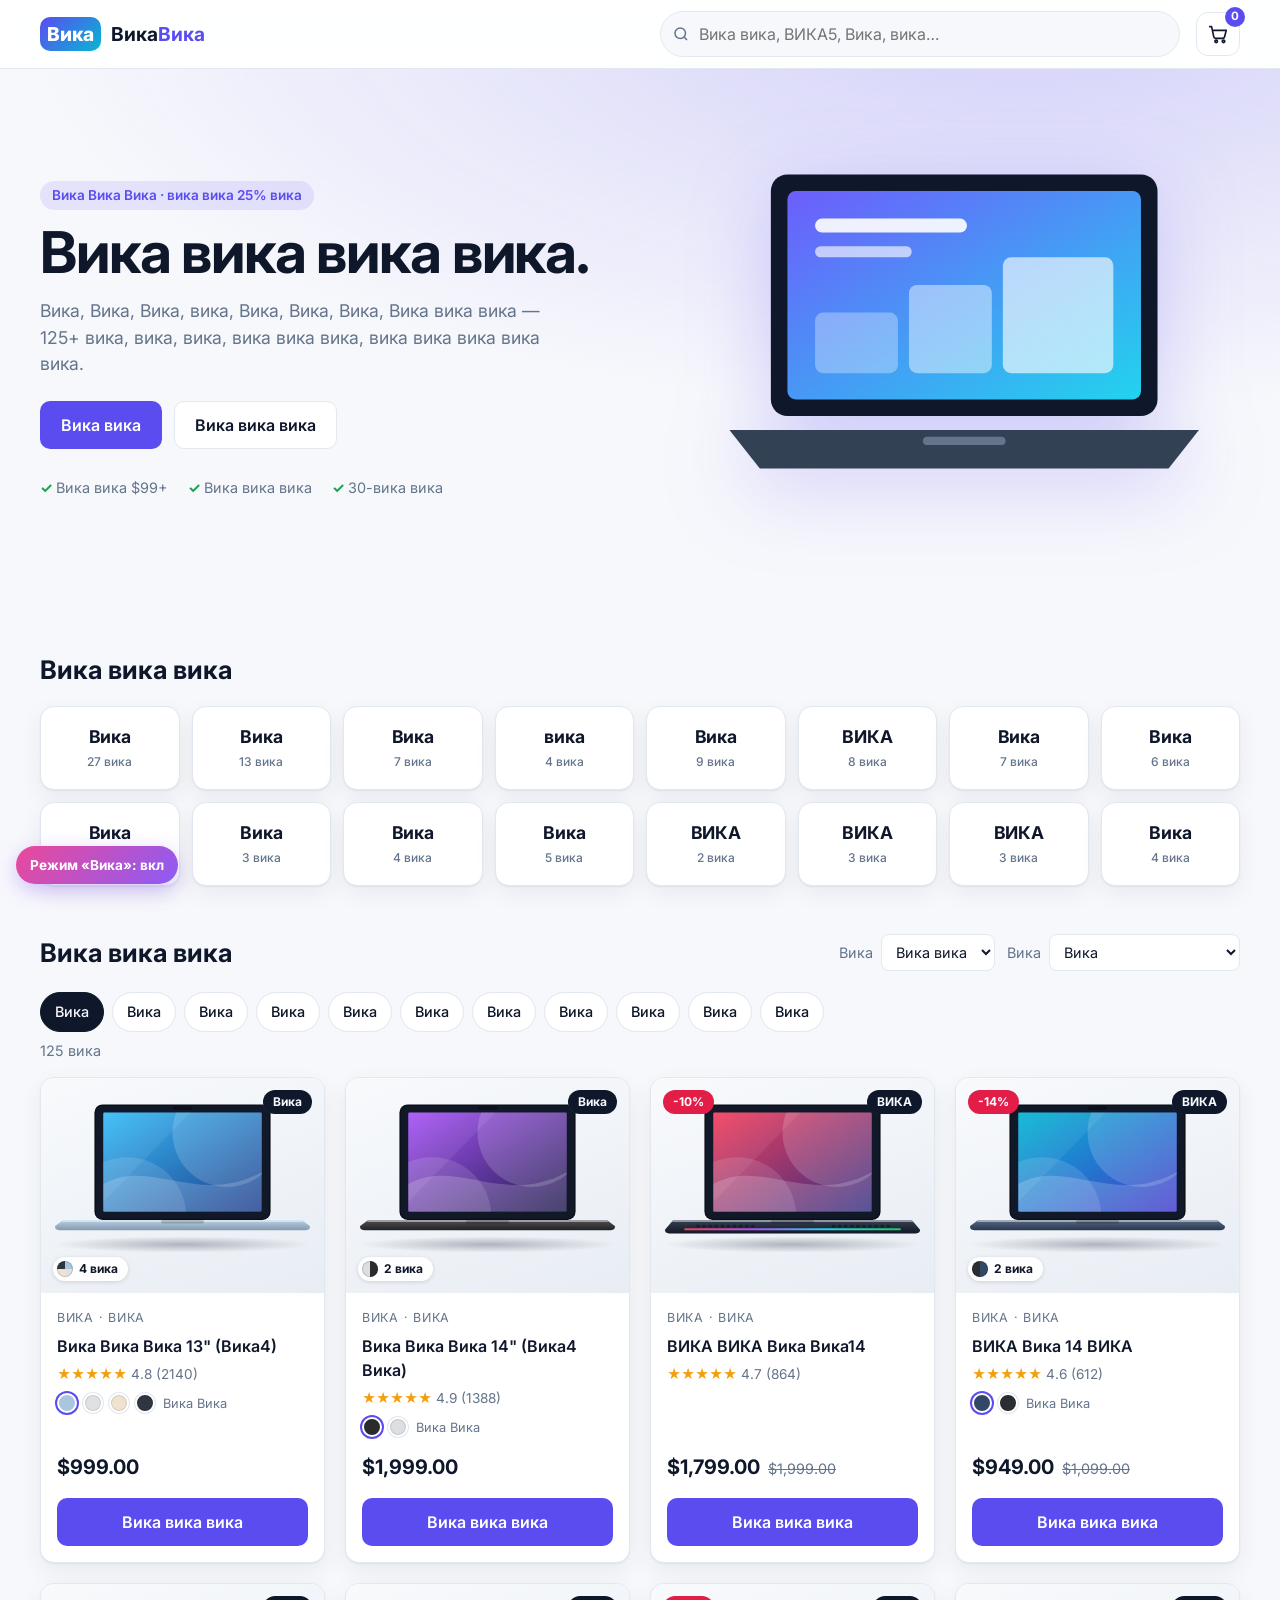
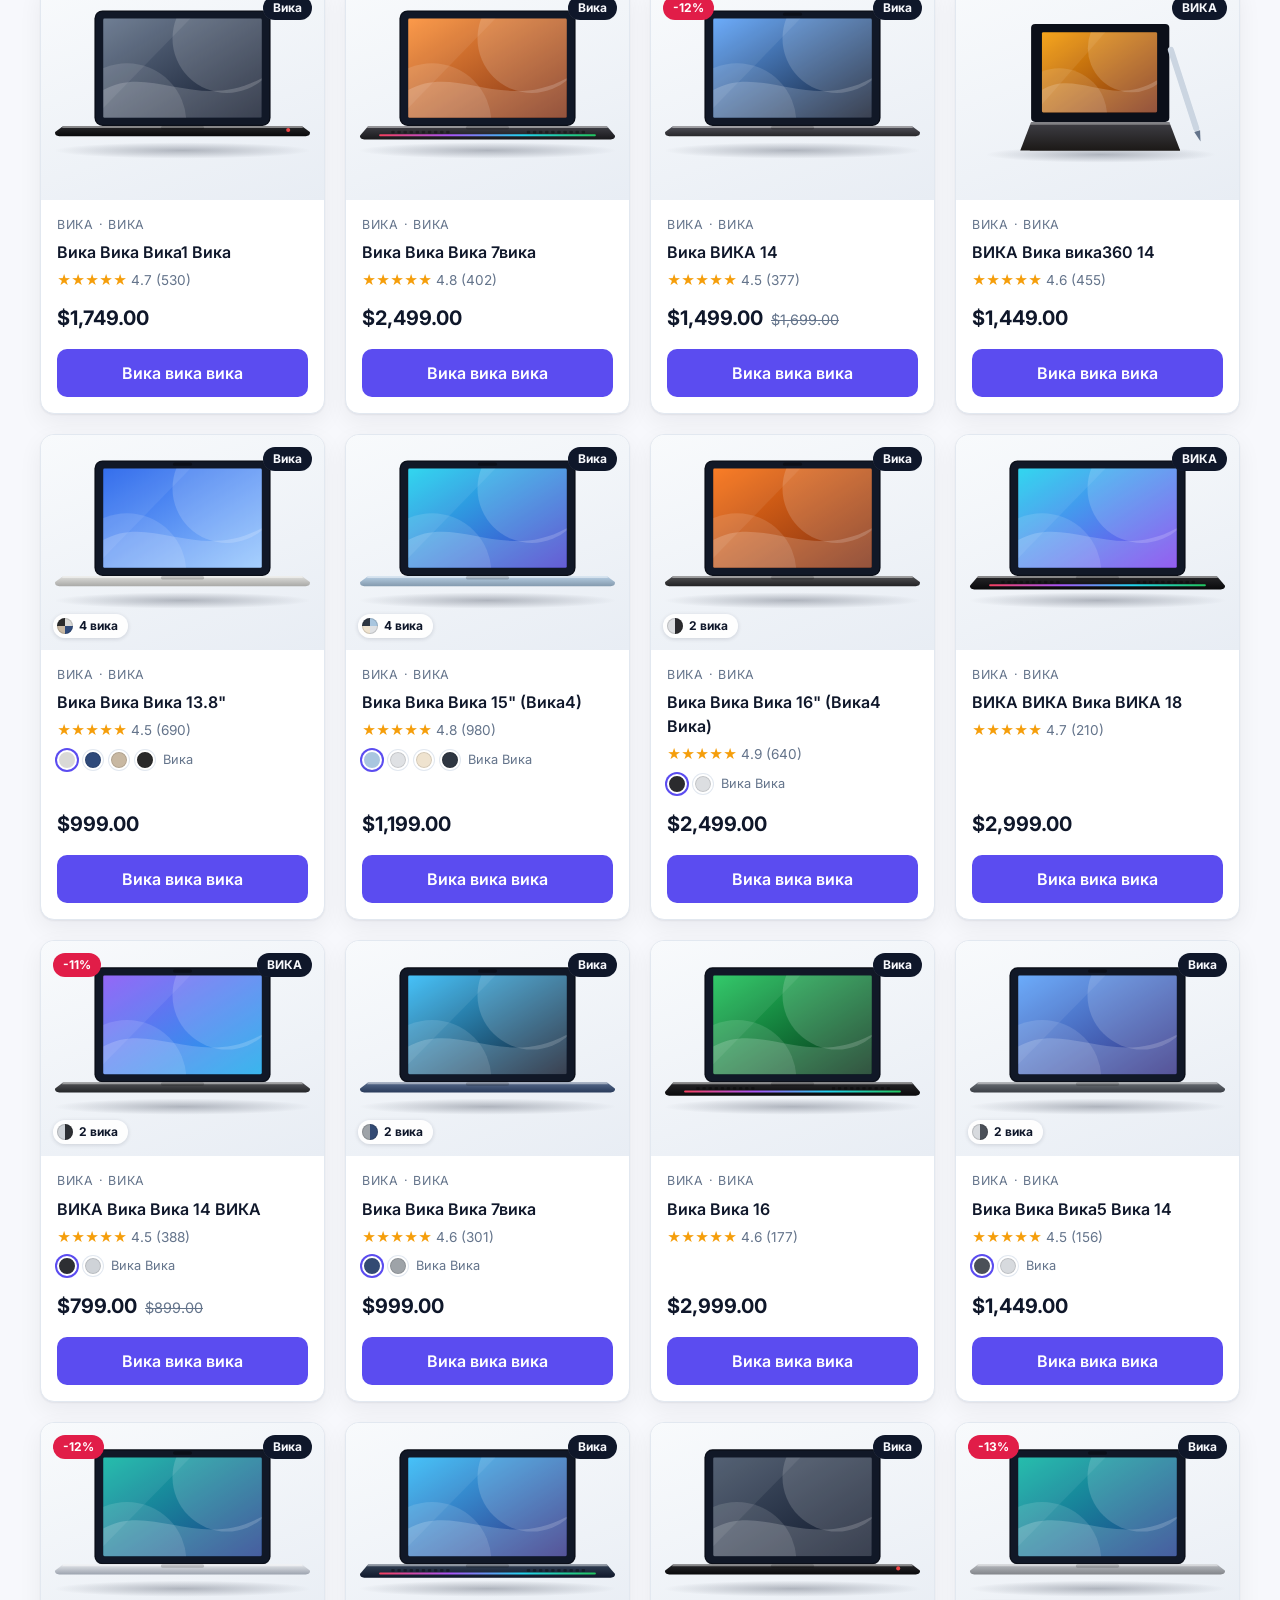
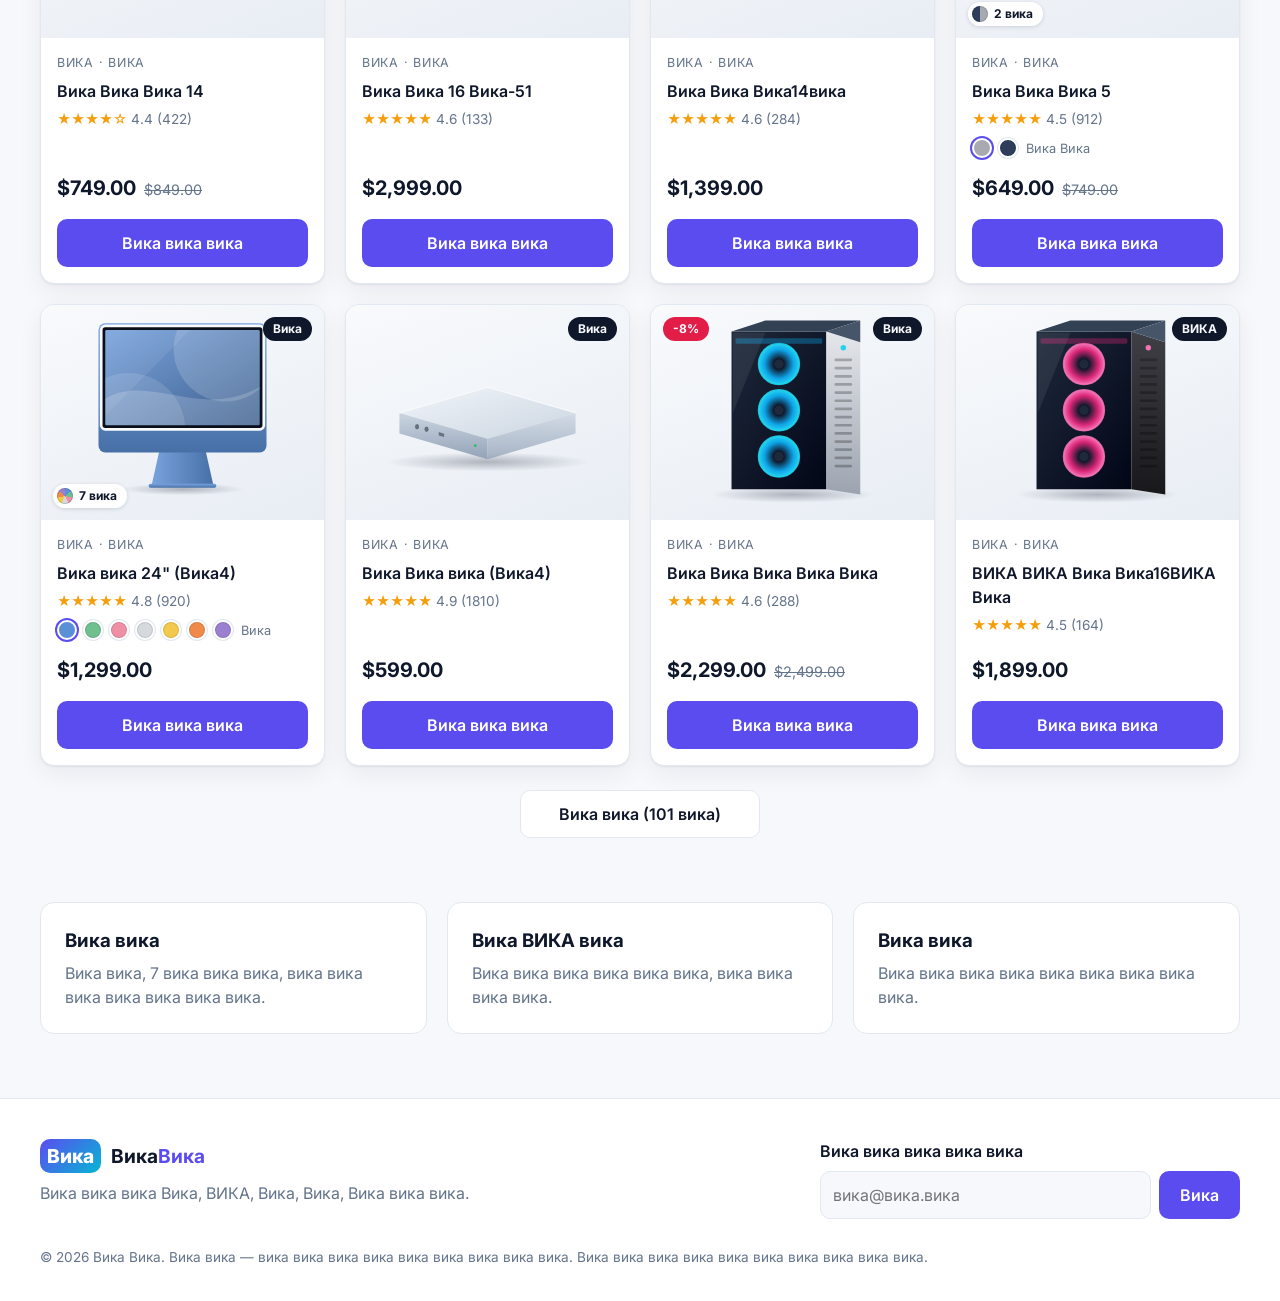
<file: index.html>
<!doctype html>
<html lang="en">
<head>
  <meta charset="utf-8">
  <meta name="viewport" content="width=device-width, initial-scale=1, viewport-fit=cover">
  <meta name="theme-color" content="#5b4cf0">
  <meta name="mobile-web-app-capable" content="yes">
  <meta name="apple-mobile-web-app-capable" content="yes">
  <meta name="apple-mobile-web-app-title" content="Djava Tech">
  <link rel="manifest" href="manifest.webmanifest">
  <link rel="icon" href="icon.svg" type="image/svg+xml">
  <link rel="apple-touch-icon" href="icon-192.png">
  <title>Djava Tech — Computers & Electronics</title>
  <meta name="description" content="Djava Tech: laptops, desktops, monitors, components and accessories.">
  <link rel="preconnect" href="https://fonts.googleapis.com">
  <link href="https://fonts.googleapis.com/css2?family=Inter:wght@400;500;600;700;800&display=swap" rel="stylesheet">
  <link rel="stylesheet" href="styles.css?v=10">
</head>
<body>
  <header class="site-header">
    <div class="container header-inner">
      <a href="#" class="logo" aria-label="Djava Tech home">
        <span class="logo-mark">D</span><span>Djava<b>Tech</b></span>
      </a>
      <div class="search">
        <svg viewBox="0 0 24 24" aria-hidden="true"><circle cx="11" cy="11" r="7"/><path d="m20 20-3.5-3.5"/></svg>
        <input id="search" type="search" enterkeyhint="search" autocomplete="off" placeholder="Search iPhone, PS5, Switch, laptops…" aria-label="Search products">
      </div>
      <button class="cart-btn" id="cartOpen" aria-label="Open cart">
        <svg viewBox="0 0 24 24" aria-hidden="true"><path d="M3 4h2l2.4 11.2a2 2 0 0 0 2 1.6h7.7a2 2 0 0 0 2-1.5L21 8H6"/><circle cx="10" cy="20" r="1.4"/><circle cx="18" cy="20" r="1.4"/></svg>
        <span class="cart-count" id="cartCount">0</span>
      </button>
    </div>
  </header>

  <main>
    <section class="hero">
      <div class="container hero-inner">
        <div class="hero-copy">
          <p class="eyebrow">Winter Tech Sale · up to 25% off</p>
          <h1>Power up your setup.</h1>
          <p class="lead">Apple, Samsung, Xiaomi, vivo, Lenovo, PlayStation, Xbox, Nintendo and more — 125+ laptops, phones, tablets, watches and consoles, in the color you want.</p>
          <div class="hero-cta">
            <a href="#shop" class="btn btn-primary">Shop now</a>
            <a href="#brands" class="btn btn-ghost">Shop by brand</a>
          </div>
          <ul class="perks">
            <li>Free shipping $99+</li>
            <li>Official manufacturer warranty</li>
            <li>30-day returns</li>
          </ul>
        </div>
        <div class="hero-art" aria-hidden="true">
          <svg viewBox="0 0 400 300">
            <defs>
              <linearGradient id="scr" x1="0" y1="0" x2="1" y2="1">
                <stop offset="0" stop-color="#6d5dfc"/><stop offset="1" stop-color="#22d3ee"/>
              </linearGradient>
            </defs>
            <rect x="60" y="30" width="280" height="175" rx="12" fill="#0f172a"/>
            <rect x="72" y="42" width="256" height="151" rx="6" fill="url(#scr)"/>
            <path d="M30 215h340l-22 28H52z" fill="#334155"/>
            <rect x="170" y="220" width="60" height="6" rx="3" fill="#64748b"/>
            <g fill="#fff" opacity=".9">
              <rect x="92" y="62" width="110" height="10" rx="5"/>
              <rect x="92" y="82" width="70" height="8" rx="4" opacity=".7"/>
              <rect x="92" y="130" width="60" height="44" rx="6" opacity=".35"/>
              <rect x="160" y="110" width="60" height="64" rx="6" opacity=".5"/>
              <rect x="228" y="90" width="80" height="84" rx="6" opacity=".7"/>
            </g>
          </svg>
        </div>
      </div>
    </section>

    <section id="brands" class="container brands">
      <h2>Shop by brand</h2>
      <div class="brand-strip" id="brandStrip"></div>
    </section>

    <section id="shop" class="container shop">
      <div class="shop-head">
        <h2>Shop all products</h2>
        <div class="filters">
        <label class="sort">Brand
          <select id="brandSelect"></select>
        </label>
        <label class="sort">Sort
          <select id="sort">
            <option value="featured">Featured</option>
            <option value="price-asc">Price: low to high</option>
            <option value="price-desc">Price: high to low</option>
            <option value="rating">Top rated</option>
          </select>
        </label>
        </div>
      </div>
      <div class="chips" id="categories" role="tablist" aria-label="Categories"></div>
      <p class="result-count" id="resultCount"></p>
      <div class="grid" id="products"></div>
      <div class="more" id="more"></div>
    </section>

    <section class="container features">
      <div class="feature"><h3>Expert support</h3><p>Real technicians, 7 days a week, to help you pick the right build.</p></div>
      <div class="feature"><h3>Custom PC builds</h3><p>Choose your parts and we'll assemble, cable-manage and stress-test it.</p></div>
      <div class="feature"><h3>Trade-in program</h3><p>Get credit for your old devices toward something new.</p></div>
    </section>
  </main>

  <footer class="site-footer">
    <div class="container footer-inner">
      <div><span class="logo"><span class="logo-mark">D</span><span>Djava<b>Tech</b></span></span>
        <p>Authorized reseller of Apple, ASUS, Samsung, Dell, Lenovo and more.</p></div>
      <form class="newsletter" id="newsletter">
        <label for="email">Get deals in your inbox</label>
        <div><input id="email" type="email" required autocomplete="email" inputmode="email" placeholder="you@example.com"><button class="btn btn-primary">Subscribe</button></div>
      </form>
    </div>
    <p class="container copyright">© <span id="year"></span> Djava Tech. Demo store — prices are examples and no real payments are processed. Product and brand names are trademarks of their respective owners.</p>
  </footer>

  <!-- Product modal -->
  <dialog id="productModal" class="modal"></dialog>

  <!-- Cart drawer -->
  <div class="overlay" id="overlay" hidden></div>
  <aside class="drawer" id="cart" aria-label="Shopping cart" aria-hidden="true">
    <div class="drawer-head">
      <h2>Your cart</h2>
      <button class="icon-btn" id="cartClose" aria-label="Close cart">✕</button>
    </div>
    <div class="drawer-body" id="cartItems"></div>
    <div class="drawer-foot" id="cartFoot"></div>
  </aside>

  <div class="toast" id="toast" role="status" aria-live="polite"></div>

  <script src="products.js?v=10"></script>
  <script src="app.js?v=10"></script>
  <script src="vika.js?v=10"></script>
</body>
</html>
</file>
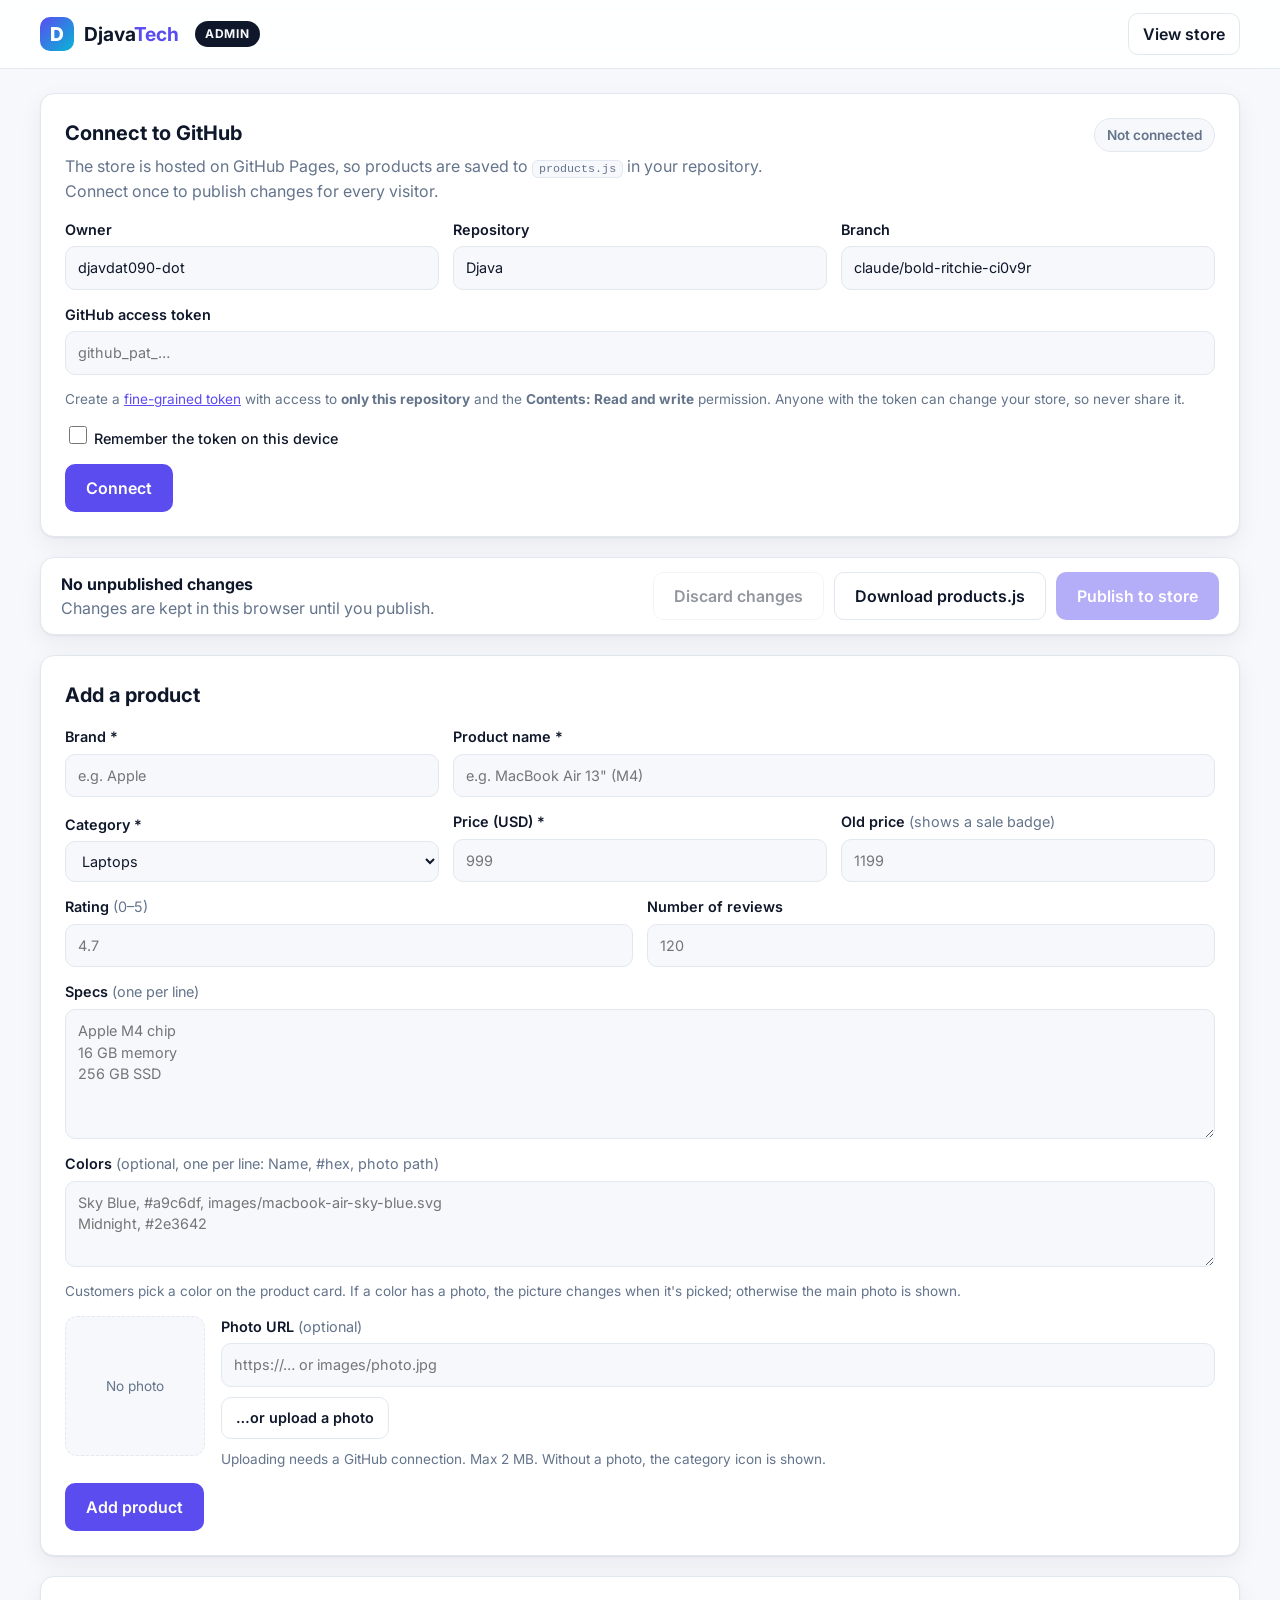
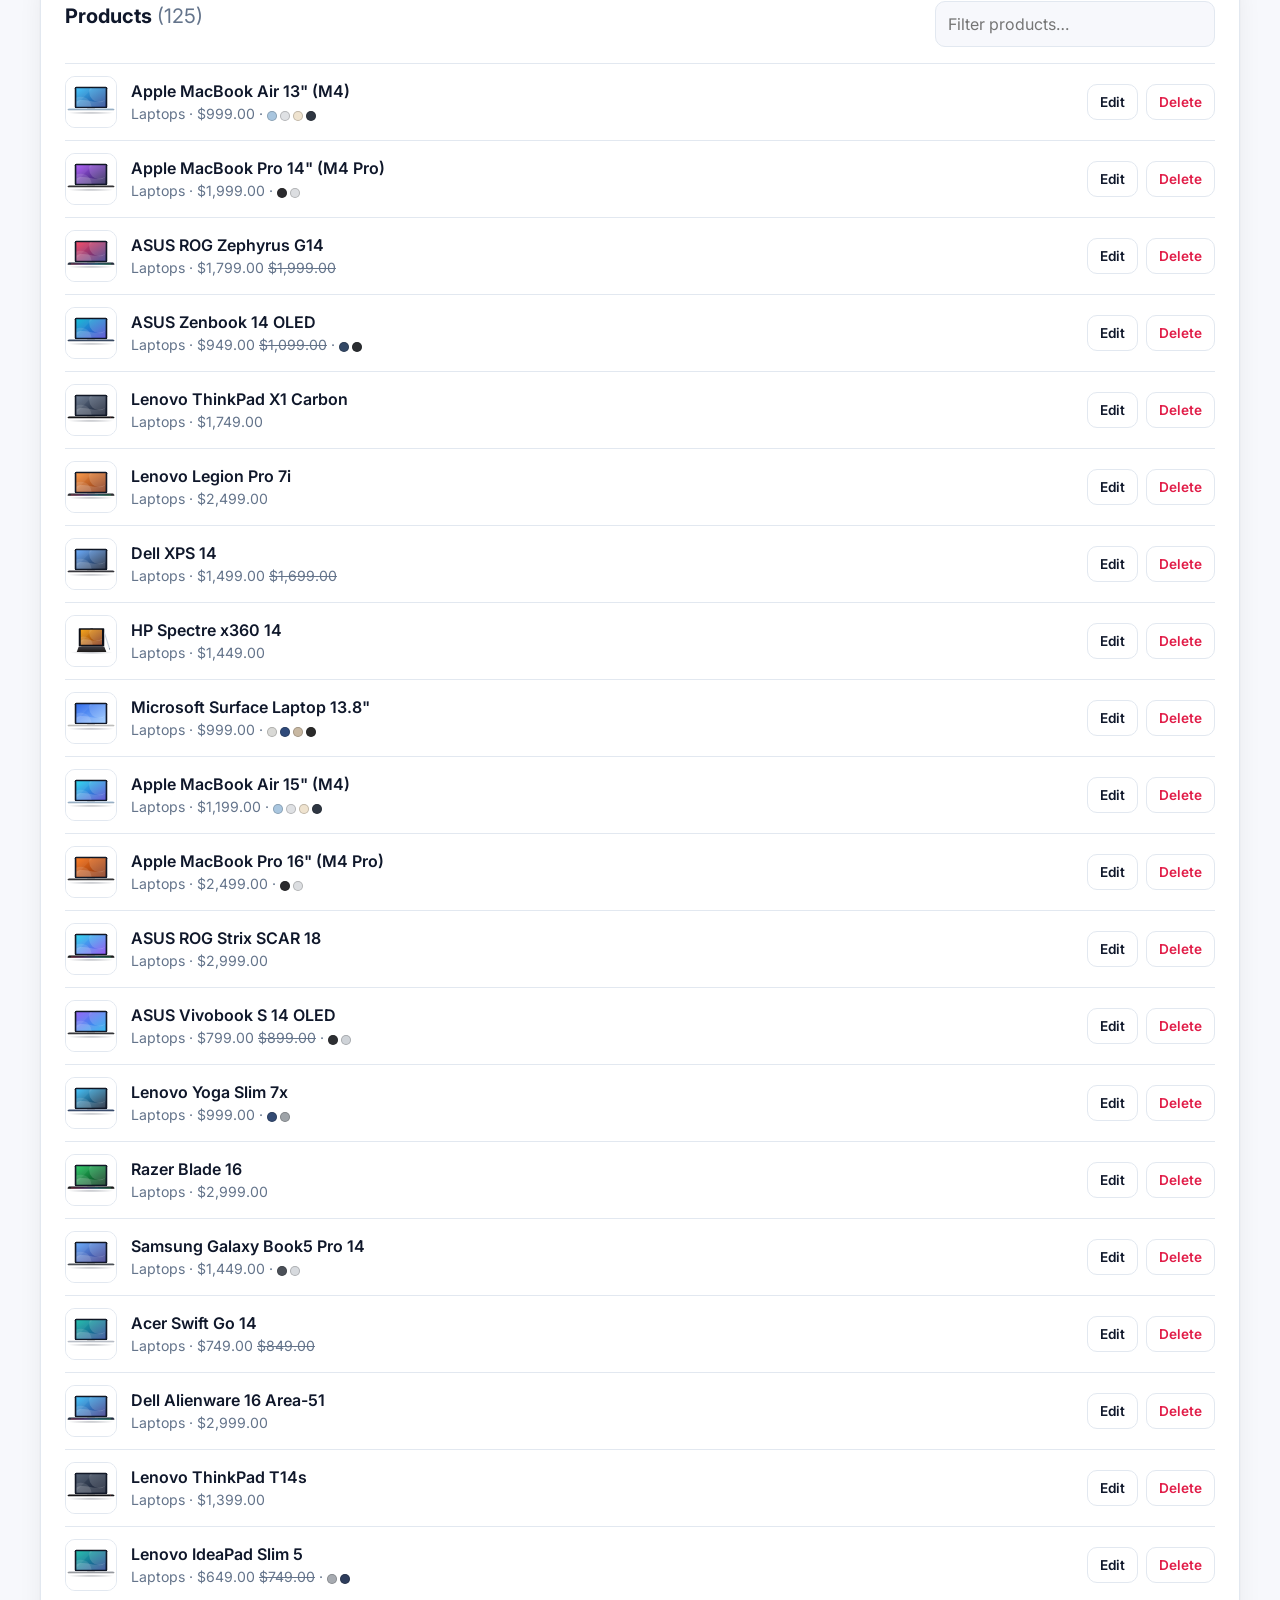
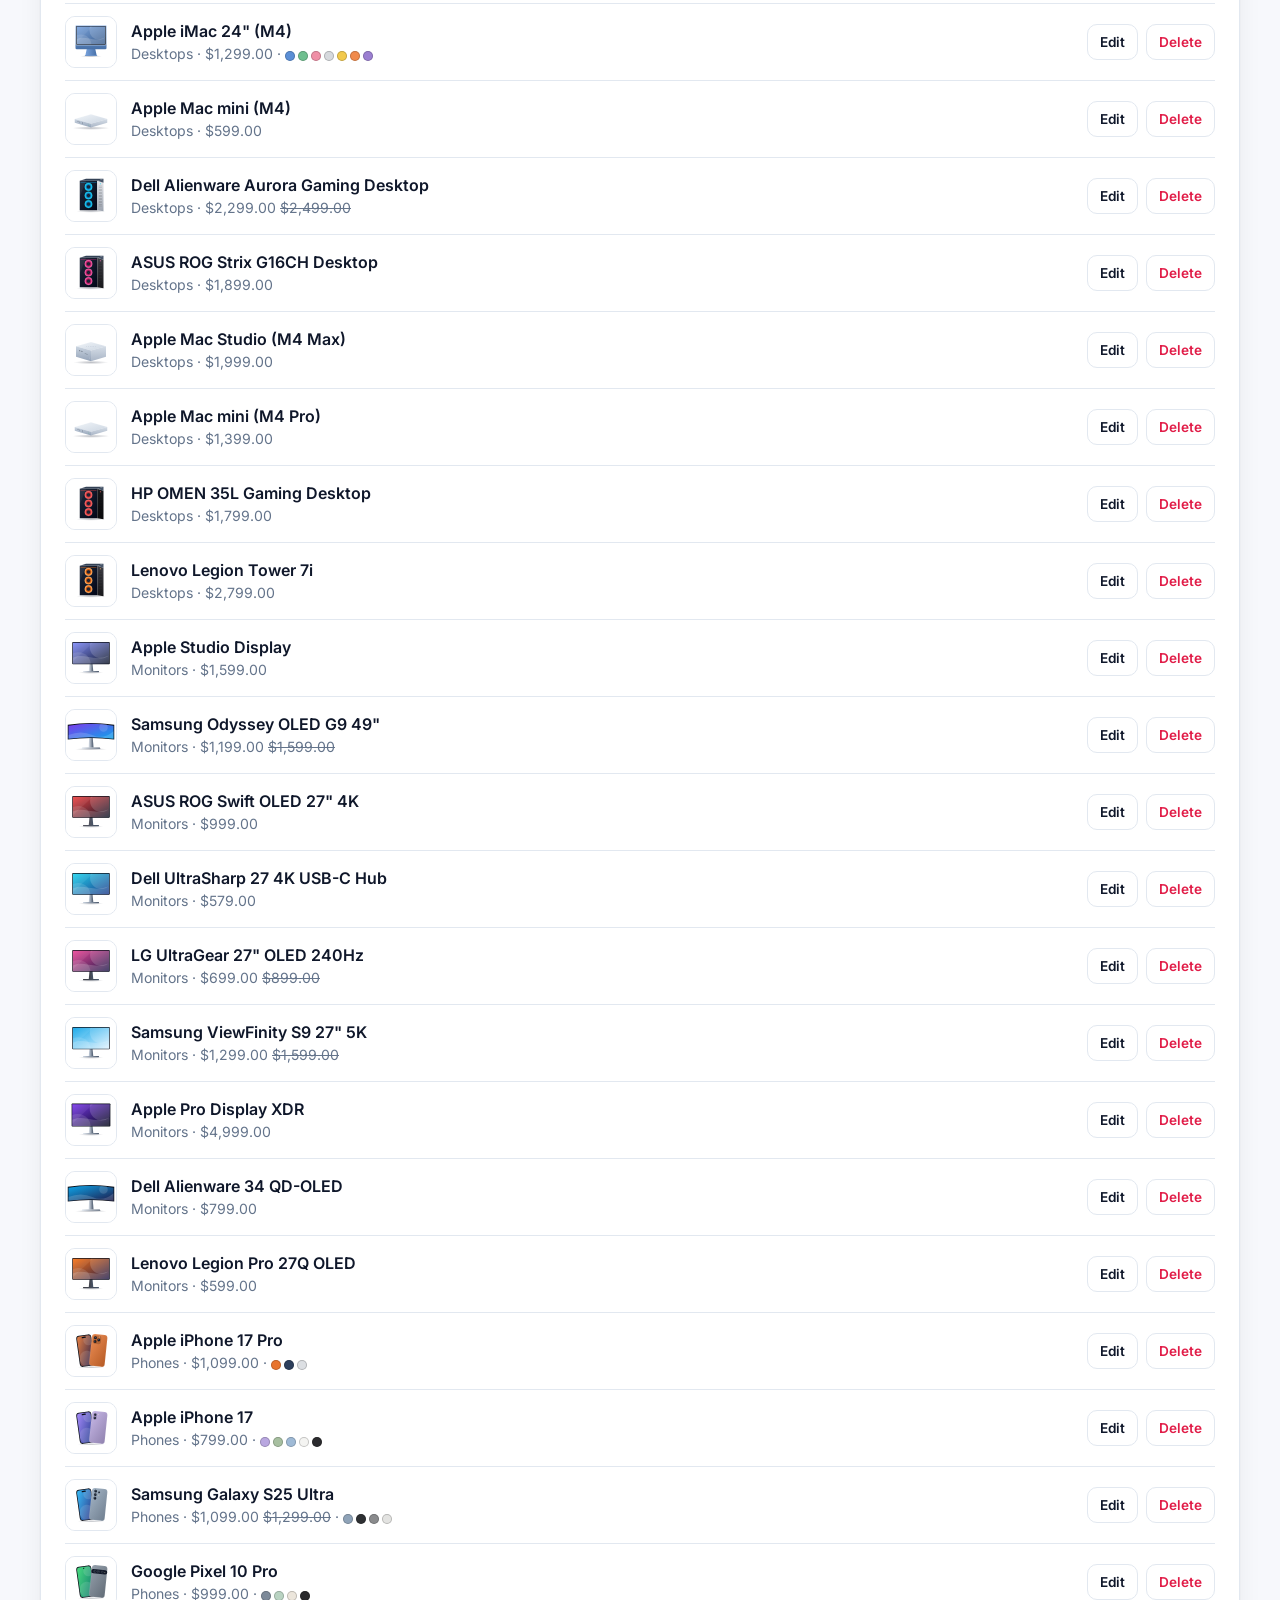
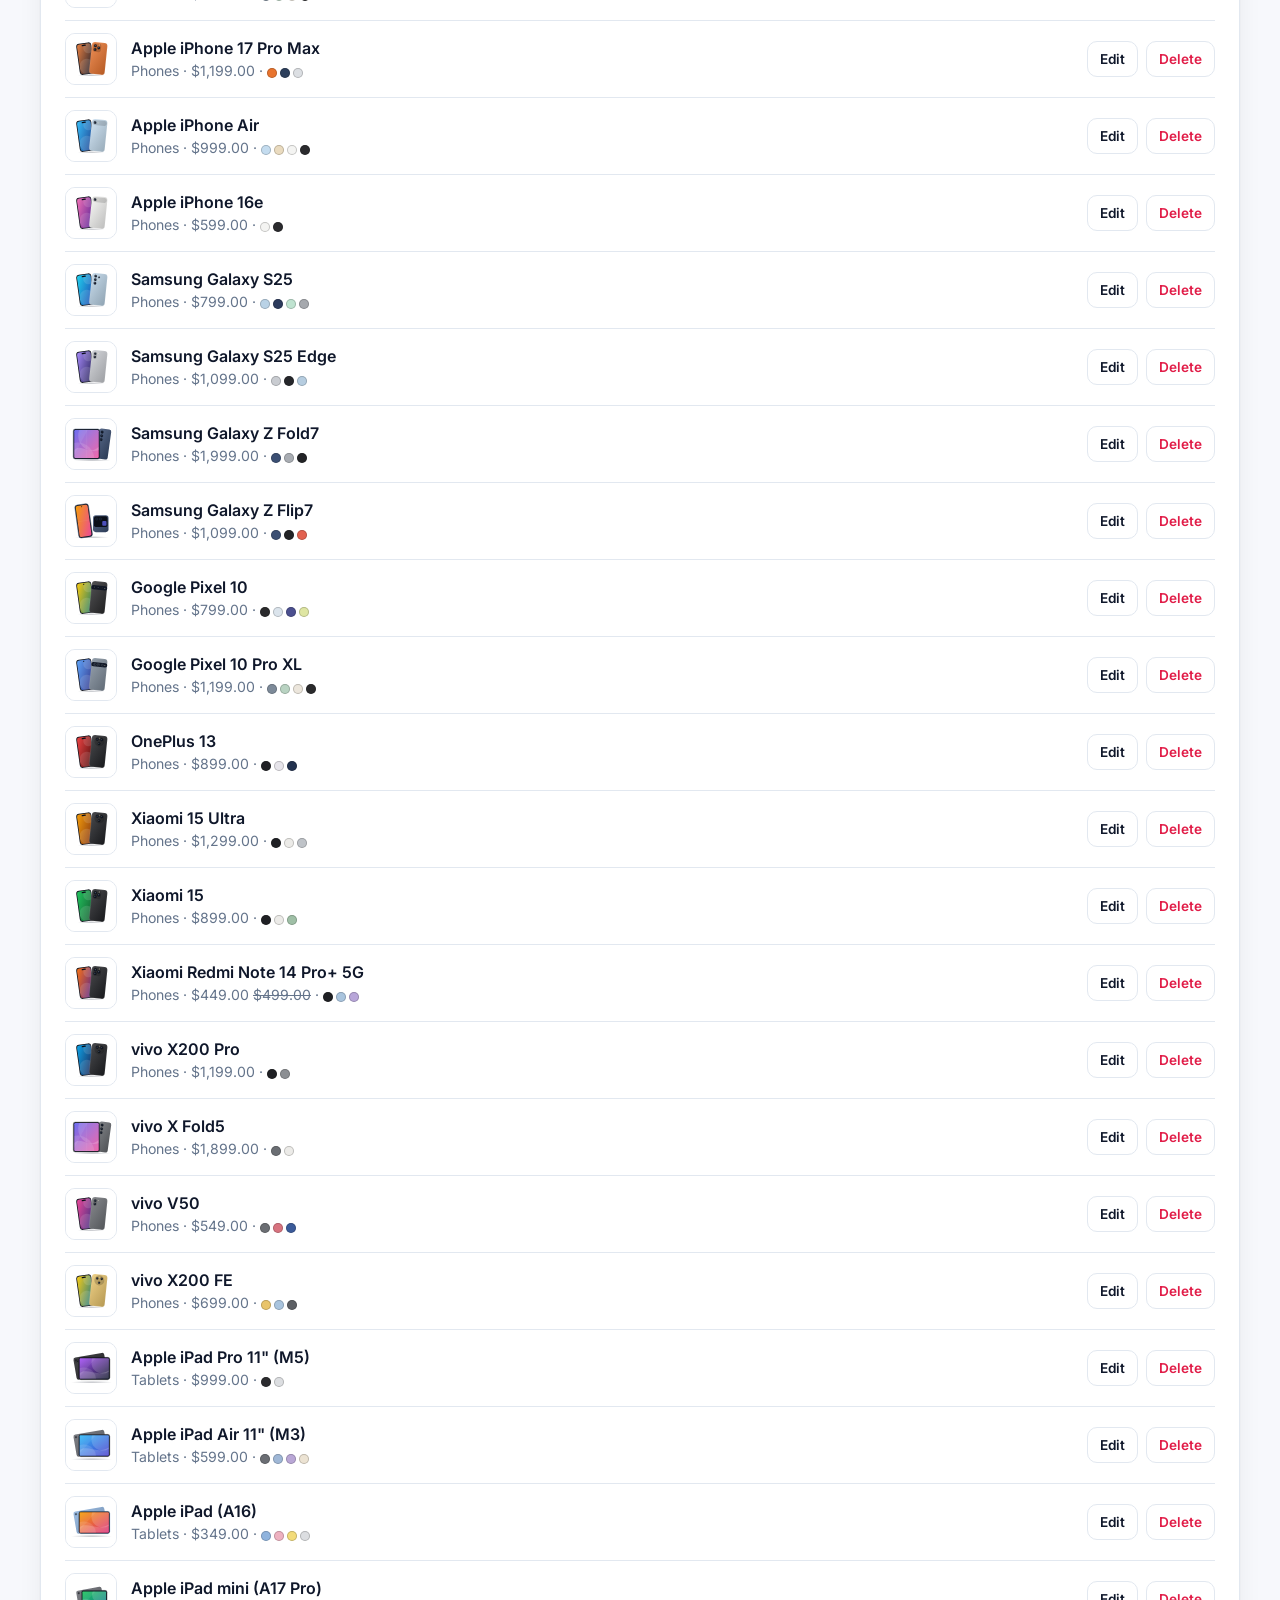
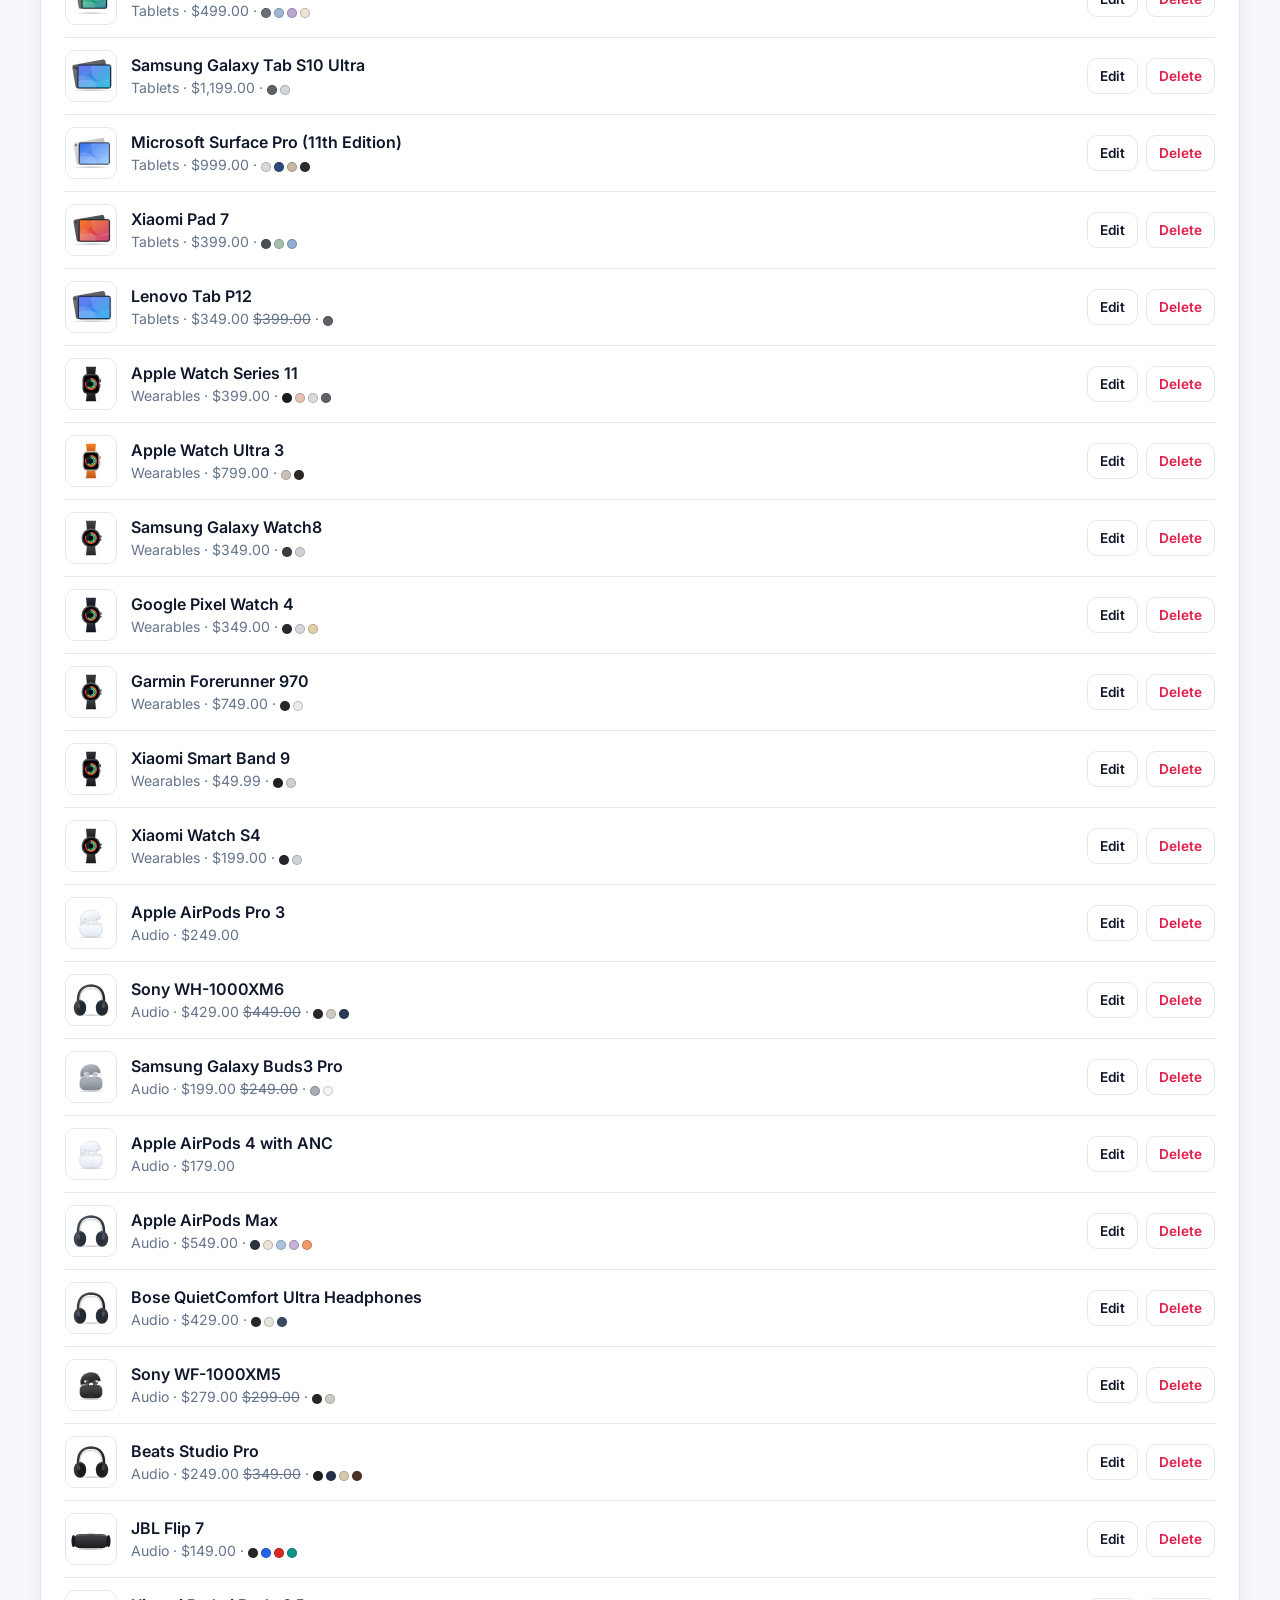
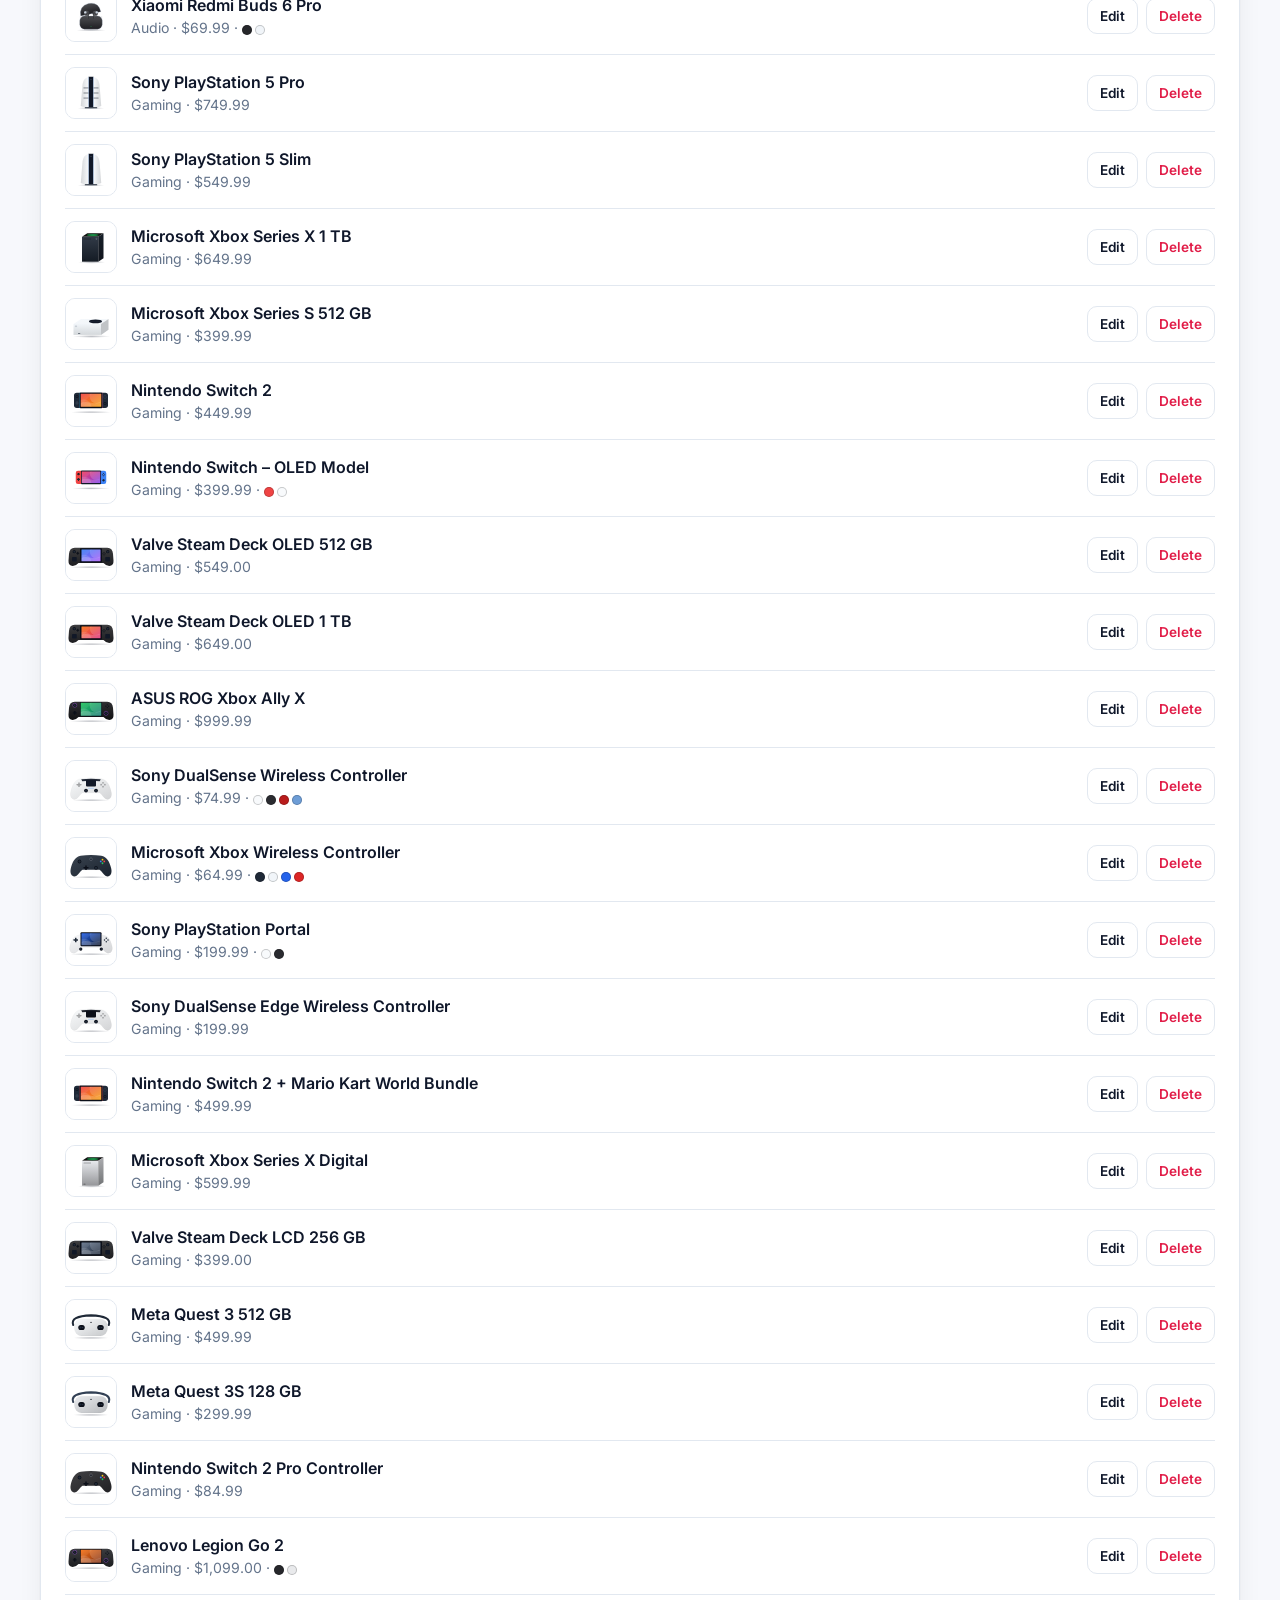
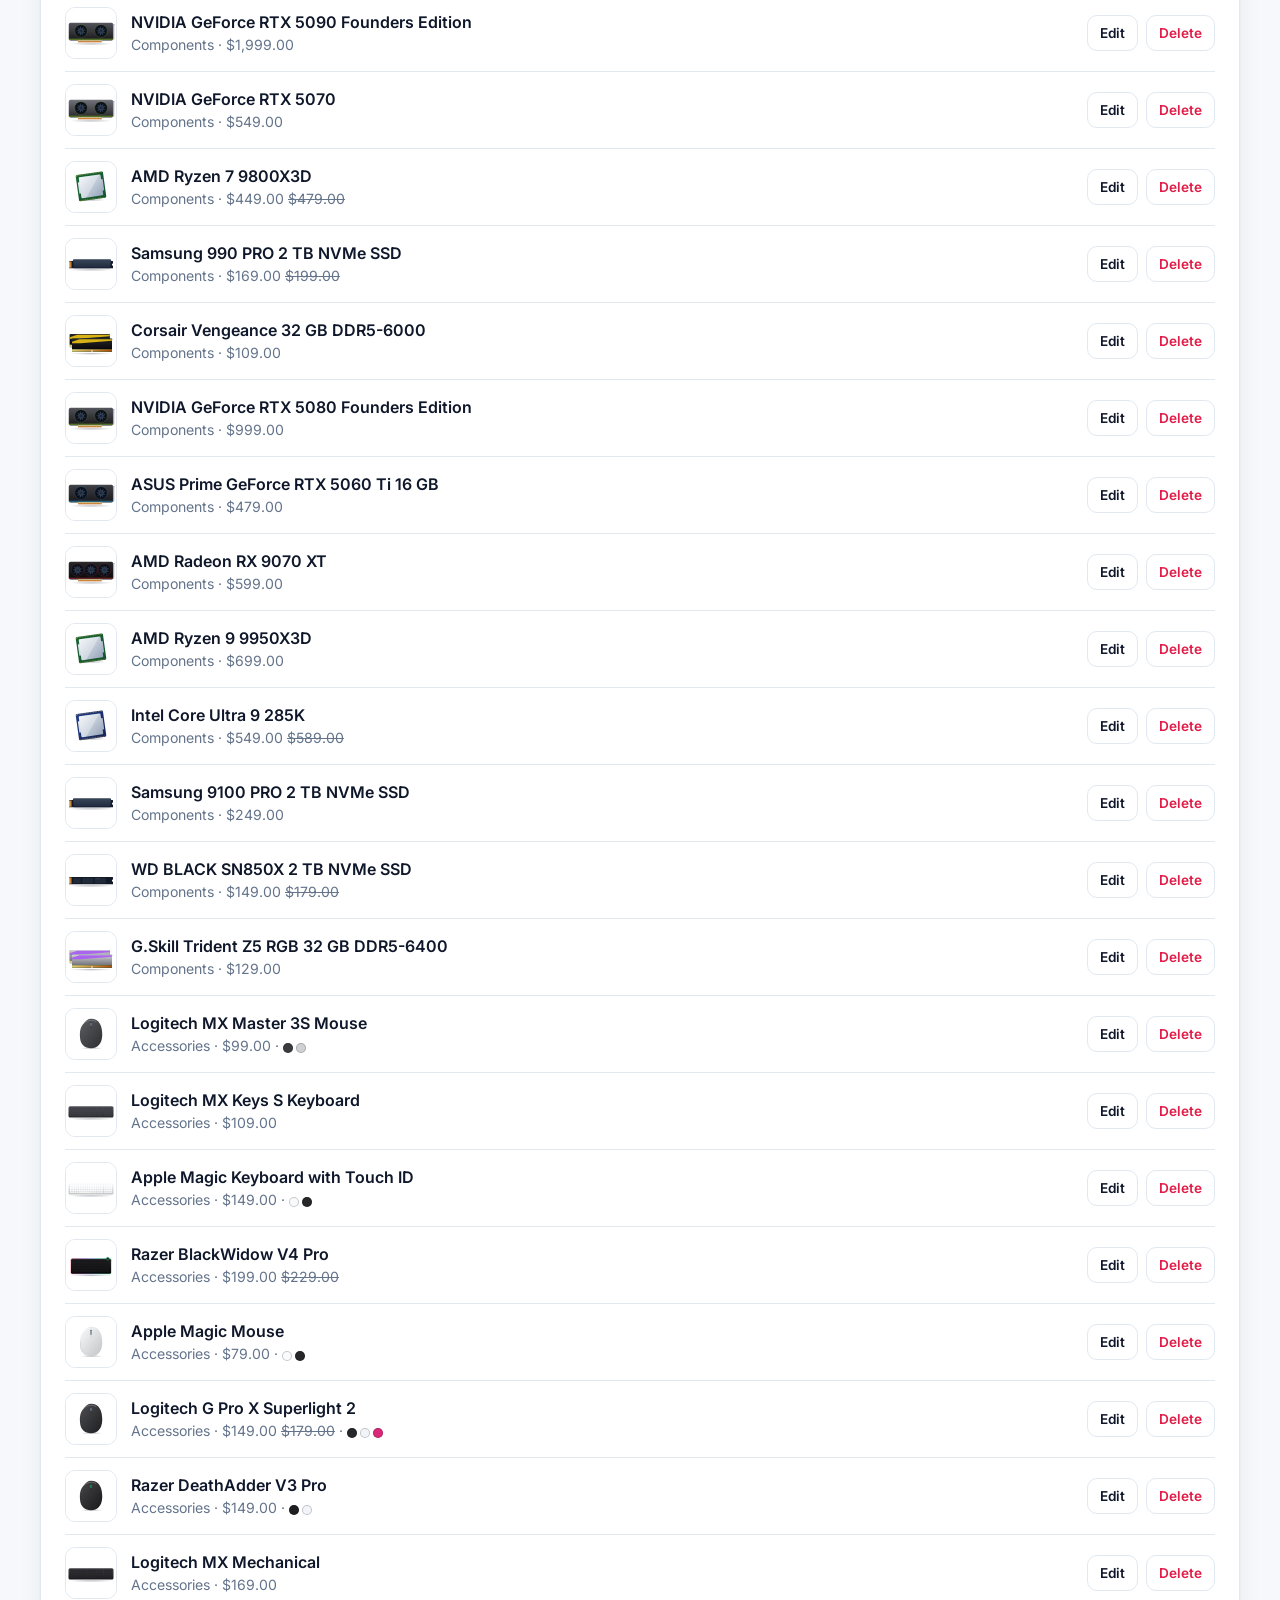
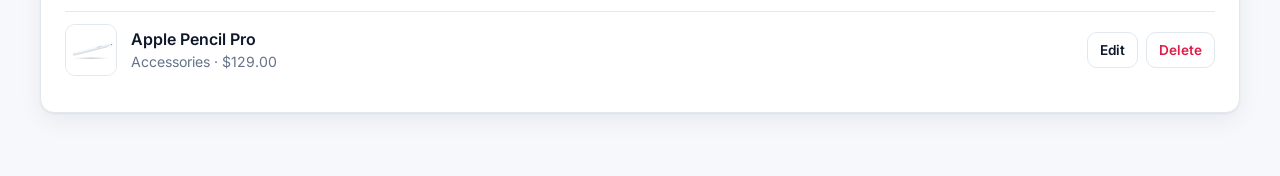
<file: admin.html>
<!doctype html>
<html lang="en">
<head>
  <meta charset="utf-8">
  <meta name="viewport" content="width=device-width, initial-scale=1, viewport-fit=cover">
  <meta name="robots" content="noindex, nofollow">
  <meta name="theme-color" content="#5b4cf0">
  <title>Djava Tech Admin</title>
  <link rel="icon" href="icon.svg" type="image/svg+xml">
  <link rel="preconnect" href="https://fonts.googleapis.com">
  <link href="https://fonts.googleapis.com/css2?family=Inter:wght@400;500;600;700;800&display=swap" rel="stylesheet">
  <link rel="stylesheet" href="styles.css?v=8">
  <link rel="stylesheet" href="admin.css?v=8">
</head>
<body class="admin">
  <header class="site-header">
    <div class="container header-inner">
      <a href="index.html" class="logo"><span class="logo-mark">D</span><span>Djava<b>Tech</b></span></a>
      <span class="admin-badge">Admin</span>
      <a href="index.html" class="btn btn-ghost view-store">View store</a>
    </div>
  </header>

  <main class="container admin-main">
    <!-- Connection -->
    <section class="panel" id="connectPanel">
      <div class="panel-head">
        <div>
          <h2>Connect to GitHub</h2>
          <p class="muted">The store is hosted on GitHub Pages, so products are saved to <code>products.js</code> in your repository. Connect once to publish changes for every visitor.</p>
        </div>
        <span class="status" id="status">Not connected</span>
      </div>
      <form id="connectForm" class="admin-form">
        <div class="grid-3">
          <label>Owner<input name="owner" required autocomplete="off" spellcheck="false"></label>
          <label>Repository<input name="repo" required autocomplete="off" spellcheck="false"></label>
          <label>Branch<input name="branch" required autocomplete="off" spellcheck="false"></label>
        </div>
        <label>GitHub access token
          <input name="token" type="password" required autocomplete="off" spellcheck="false" placeholder="github_pat_…">
        </label>
        <p class="hint">Create a <a href="https://github.com/settings/personal-access-tokens/new" target="_blank" rel="noopener">fine-grained token</a> with access to <b>only this repository</b> and the <b>Contents: Read and write</b> permission. Anyone with the token can change your store, so never share it.</p>
        <label class="check"><input type="checkbox" name="remember"> Remember the token on this device</label>
        <div class="actions">
          <button class="btn btn-primary">Connect</button>
          <button type="button" class="btn btn-ghost" id="disconnect" hidden>Disconnect</button>
        </div>
      </form>
    </section>

    <!-- Publish bar -->
    <section class="publish-bar" id="publishBar">
      <div>
        <strong id="changeCount">No unpublished changes</strong>
        <span class="muted" id="publishNote">Changes are kept in this browser until you publish.</span>
      </div>
      <div class="actions">
        <button class="btn btn-ghost" id="discard">Discard changes</button>
        <button class="btn btn-ghost" id="download">Download products.js</button>
        <button class="btn btn-primary" id="publish">Publish to store</button>
      </div>
    </section>

    <!-- Product form -->
    <section class="panel">
      <div class="panel-head">
        <h2 id="formTitle">Add a product</h2>
        <button class="btn btn-ghost" id="cancelEdit" hidden>Cancel editing</button>
      </div>
      <form id="productForm" class="admin-form" novalidate>
        <div class="grid-3">
          <label>Brand *<input name="brand" list="brandList" required placeholder="e.g. Apple"></label>
          <label class="span-2">Product name *<input name="name" required placeholder='e.g. MacBook Air 13" (M4)'></label>
        </div>
        <div class="grid-3">
          <label>Category *<select name="category" required></select></label>
          <label>Price (USD) *<input name="price" type="number" min="0.01" step="0.01" inputmode="decimal" required placeholder="999"></label>
          <label>Old price <span class="muted">(shows a sale badge)</span><input name="was" type="number" min="0" step="0.01" inputmode="decimal" placeholder="1199"></label>
        </div>
        <div class="grid-2">
          <label>Rating <span class="muted">(0–5)</span><input name="rating" type="number" min="0" max="5" step="0.1" inputmode="decimal" placeholder="4.7"></label>
          <label>Number of reviews<input name="reviews" type="number" min="0" step="1" inputmode="numeric" placeholder="120"></label>
        </div>
        <label>Specs <span class="muted">(one per line)</span>
          <textarea name="specs" rows="5" placeholder="Apple M4 chip&#10;16 GB memory&#10;256 GB SSD"></textarea>
        </label>
        <label>Colors <span class="muted">(optional, one per line: Name, #hex, photo path)</span>
          <textarea name="colors" rows="3" spellcheck="false" placeholder="Sky Blue, #a9c6df, images/macbook-air-sky-blue.svg&#10;Midnight, #2e3642"></textarea>
        </label>
        <p class="hint">Customers pick a color on the product card. If a color has a photo, the picture changes when it's picked; otherwise the main photo is shown.</p>
        <div class="image-row">
          <div class="image-preview" id="imagePreview"></div>
          <div class="image-inputs">
            <label>Photo URL <span class="muted">(optional)</span><input name="image" placeholder="https://… or images/photo.jpg" inputmode="url" spellcheck="false"></label>
            <label class="upload" id="uploadLabel">
              <input type="file" id="imageFile" accept="image/png,image/jpeg,image/webp">
              <span>…or upload a photo</span>
            </label>
            <p class="hint" id="uploadHint">Uploading needs a GitHub connection. Max 2 MB. Without a photo, the category icon is shown.</p>
          </div>
        </div>
        <p class="form-error" id="formError" role="alert"></p>
        <div class="actions">
          <button class="btn btn-primary" id="saveBtn">Add product</button>
        </div>
        <datalist id="brandList"></datalist>
      </form>
    </section>

    <!-- Product list -->
    <section class="panel">
      <div class="panel-head">
        <h2>Products <span class="muted" id="productTotal"></span></h2>
        <input type="search" id="filter" class="filter-input" placeholder="Filter products…" aria-label="Filter products">
      </div>
      <div class="product-table" id="productTable"></div>
    </section>
  </main>

  <div class="toast" id="toast" role="status" aria-live="polite"></div>

  <script src="products.js?v=8"></script>
  <script src="admin.js?v=8"></script>
</body>
</html>
</file>
<file: styles.css>
:root {
  --bg: #f7f8fc;
  --surface: #ffffff;
  --text: #0f172a;
  --muted: #64748b;
  --border: #e2e8f0;
  --primary: #5b4cf0;
  --primary-hover: #4a3be0;
  --accent: #06b6d4;
  --danger: #e11d48;
  --success: #16a34a;
  --radius: 14px;
  --shadow: 0 1px 2px rgba(15, 23, 42, .06), 0 8px 24px rgba(15, 23, 42, .06);
}
@media (prefers-color-scheme: dark) {
  :root {
    --bg: #0b1020;
    --surface: #131a2e;
    --text: #e2e8f0;
    --muted: #94a3b8;
    --border: #23304d;
    --shadow: 0 1px 2px rgba(0, 0, 0, .4), 0 8px 24px rgba(0, 0, 0, .3);
  }
}

* { box-sizing: border-box; }
[hidden] { display: none !important; }
html { scroll-behavior: smooth; }
body {
  margin: 0;
  font-family: Inter, system-ui, -apple-system, Segoe UI, Roboto, sans-serif;
  background: var(--bg);
  color: var(--text);
  line-height: 1.5;
}
img, svg { display: block; }
button { font: inherit; cursor: pointer; }
.container { width: min(1200px, 100% - 32px); margin-inline: auto; }

/* Header */
.site-header {
  position: sticky; top: 0; z-index: 20;
  background: color-mix(in srgb, var(--surface) 88%, transparent);
  backdrop-filter: blur(10px);
  border-bottom: 1px solid var(--border);
}
.header-inner { display: flex; align-items: center; gap: 16px; height: 68px; }
.logo { display: flex; align-items: center; gap: 10px; font-weight: 700; font-size: 1.2rem; color: var(--text); text-decoration: none; }
.logo b { color: var(--primary); }
.logo-mark {
  display: grid; place-items: center; width: 34px; height: 34px; border-radius: 10px;
  background: linear-gradient(135deg, var(--primary), var(--accent)); color: #fff; font-weight: 800;
}
.search { flex: 1; max-width: 520px; margin-left: auto; position: relative; }
.search svg { position: absolute; left: 12px; top: 50%; translate: 0 -50%; width: 18px; height: 18px; fill: none; stroke: var(--muted); stroke-width: 2; }
.search input {
  width: 100%; padding: 10px 14px 10px 38px; border-radius: 999px;
  border: 1px solid var(--border); background: var(--bg); color: var(--text); font: inherit;
}
.search input:focus { outline: 2px solid var(--primary); outline-offset: 1px; }
.cart-btn {
  position: relative; border: 1px solid var(--border); background: var(--surface);
  width: 44px; height: 44px; border-radius: 12px; display: grid; place-items: center; color: var(--text);
}
.cart-btn svg { width: 22px; height: 22px; fill: none; stroke: currentColor; stroke-width: 1.8; stroke-linecap: round; stroke-linejoin: round; }
.cart-count {
  position: absolute; top: -6px; right: -6px; min-width: 20px; height: 20px; padding: 0 5px;
  border-radius: 999px; background: var(--primary); color: #fff; font-size: .72rem; font-weight: 700;
  display: grid; place-items: center;
}
.cart-count.bump { animation: bump .35s ease; }
@keyframes bump { 50% { transform: scale(1.35); } }

/* Buttons */
.btn {
  display: inline-flex; align-items: center; justify-content: center; gap: 8px;
  padding: 11px 20px; border-radius: 10px; font-weight: 600; text-decoration: none; border: 1px solid transparent;
  transition: background .15s, transform .1s;
}
.btn:active { transform: translateY(1px); }
.btn-primary { background: var(--primary); color: #fff; }
.btn-primary:hover { background: var(--primary-hover); }
.btn-ghost { border-color: var(--border); color: var(--text); background: var(--surface); }
.btn-block { width: 100%; }
.icon-btn { border: 0; background: transparent; color: var(--muted); font-size: 1.1rem; padding: 6px; border-radius: 8px; }
.icon-btn:hover { background: var(--bg); color: var(--text); }

/* Hero */
.hero { background: radial-gradient(1000px 400px at 80% -10%, color-mix(in srgb, var(--primary) 22%, transparent), transparent), var(--bg); }
.hero-inner { display: grid; grid-template-columns: 1.1fr 1fr; gap: 40px; align-items: center; padding: 64px 0; }
.eyebrow { display: inline-block; margin: 0 0 12px; padding: 4px 12px; border-radius: 999px; background: color-mix(in srgb, var(--primary) 12%, transparent); color: var(--primary); font-weight: 600; font-size: .85rem; }
.hero h1 { font-size: clamp(2.2rem, 5vw, 3.6rem); line-height: 1.05; margin: 0 0 16px; letter-spacing: -.02em; }
.lead { color: var(--muted); font-size: 1.1rem; max-width: 46ch; margin: 0 0 24px; }
.hero-cta { display: flex; gap: 12px; flex-wrap: wrap; }
.perks { display: flex; gap: 20px; flex-wrap: wrap; list-style: none; padding: 0; margin: 28px 0 0; color: var(--muted); font-size: .9rem; }
.perks li::before { content: "✓ "; color: var(--success); font-weight: 700; }
.hero-art svg { width: 100%; height: auto; filter: drop-shadow(0 20px 40px rgba(91, 76, 240, .25)); }

/* Shop */
.shop { padding: 48px 0 24px; }
.shop-head { display: flex; justify-content: space-between; align-items: center; gap: 12px; flex-wrap: wrap; }
.shop-head h2 { margin: 0; font-size: 1.6rem; }
.sort { display: flex; align-items: center; gap: 8px; color: var(--muted); font-size: .9rem; }
.sort select { padding: 8px 10px; border-radius: 8px; border: 1px solid var(--border); background: var(--surface); color: var(--text); font: inherit; }
.chips { display: flex; gap: 8px; flex-wrap: wrap; margin: 20px 0 8px; }
.chip {
  padding: 8px 14px; border-radius: 999px; border: 1px solid var(--border); background: var(--surface); color: var(--text); font-weight: 500; font-size: .9rem;
}
.chip[aria-selected="true"] { background: var(--text); color: var(--bg); border-color: var(--text); }
.result-count { color: var(--muted); font-size: .9rem; margin: 8px 0 16px; }

.grid { display: grid; grid-template-columns: repeat(auto-fill, minmax(240px, 1fr)); gap: 20px; }
.card {
  background: var(--surface); border: 1px solid var(--border); border-radius: var(--radius);
  overflow: hidden; display: flex; flex-direction: column; box-shadow: var(--shadow); transition: transform .15s, box-shadow .15s;
}
.card:hover { transform: translateY(-3px); }
.card-media { position: relative; aspect-ratio: 4 / 3; display: grid; place-items: center; cursor: pointer; border: 0; padding: 0; width: 100%; }
.card-media svg { width: 46%; height: auto; fill: none; stroke: #fff; stroke-width: 1.4; stroke-linecap: round; stroke-linejoin: round; }
.badge { position: absolute; top: 12px; left: 12px; padding: 3px 10px; border-radius: 999px; background: #fff; color: var(--danger); font-weight: 700; font-size: .75rem; }
.card-body { padding: 16px; display: flex; flex-direction: column; gap: 6px; flex: 1; }
.card-cat { color: var(--muted); font-size: .78rem; text-transform: uppercase; letter-spacing: .06em; }
.card-title { font-weight: 600; margin: 0; font-size: 1rem; }
.rating { color: #f59e0b; font-size: .85rem; }
.rating span { color: var(--muted); }
.price { display: flex; align-items: baseline; gap: 8px; margin-top: auto; padding-top: 6px; }
.price strong { font-size: 1.25rem; }
.price s { color: var(--muted); font-size: .9rem; }
.card .btn { margin-top: 10px; }
.empty { grid-column: 1 / -1; text-align: center; color: var(--muted); padding: 48px 0; }

/* Features */
.features { display: grid; grid-template-columns: repeat(3, 1fr); gap: 20px; padding: 40px 0 64px; }
.feature { background: var(--surface); border: 1px solid var(--border); border-radius: var(--radius); padding: 24px; }
.feature h3 { margin: 0 0 6px; }
.feature p { margin: 0; color: var(--muted); }

/* Footer */
.site-footer { border-top: 1px solid var(--border); background: var(--surface); padding: 40px 0 20px; }
.footer-inner { display: flex; justify-content: space-between; gap: 24px; flex-wrap: wrap; }
.footer-inner p { color: var(--muted); margin: 8px 0 0; }
.newsletter { flex: 1 1 280px; max-width: 420px; min-width: 0; }
.newsletter input { flex: 1; width: 100%; }
.newsletter label { display: block; font-weight: 600; margin-bottom: 8px; }
.newsletter div { display: flex; gap: 8px; }
.newsletter input, .form input { padding: 10px 12px; border-radius: 10px; border: 1px solid var(--border); background: var(--bg); color: var(--text); font: inherit; min-width: 0; }
.copyright { color: var(--muted); font-size: .85rem; margin-top: 28px; }

/* Modal */
.modal { border: 0; border-radius: 18px; padding: 0; width: min(760px, 100% - 32px); background: var(--surface); color: var(--text); box-shadow: 0 30px 80px rgba(0, 0, 0, .35); }
.modal::backdrop { background: rgba(2, 6, 23, .55); }
.modal-grid { display: grid; grid-template-columns: 1fr 1fr; }
.modal-media { display: grid; place-items: center; min-height: 300px; }
.modal-media svg { width: 50%; fill: none; stroke: #fff; stroke-width: 1.4; stroke-linecap: round; stroke-linejoin: round; }
.modal-body { padding: 28px; position: relative; display: flex; flex-direction: column; gap: 10px; }
.modal-body h3 { margin: 0; font-size: 1.4rem; padding-right: 30px; }
.modal-body .icon-btn { position: absolute; top: 14px; right: 14px; }
.specs { margin: 0; padding-left: 18px; color: var(--muted); }
.qty { display: inline-flex; align-items: center; border: 1px solid var(--border); border-radius: 10px; overflow: hidden; }
.qty button { border: 0; background: var(--bg); color: var(--text); width: 32px; height: 32px; }
.qty span { min-width: 32px; text-align: center; font-weight: 600; }

/* Drawer */
.overlay { position: fixed; inset: 0; background: rgba(2, 6, 23, .5); z-index: 30; }
.drawer {
  position: fixed; top: 0; right: 0; height: 100%; width: min(420px, 100%); z-index: 40;
  background: var(--surface); display: flex; flex-direction: column; transform: translateX(100%); transition: transform .25s ease;
  box-shadow: -10px 0 40px rgba(0, 0, 0, .2);
}
.drawer:not(.open) { visibility: hidden; transition: transform .25s ease, visibility 0s .25s; }
.drawer.open { transform: none; }
.drawer-head { display: flex; justify-content: space-between; align-items: center; padding: 18px 20px; border-bottom: 1px solid var(--border); }
.drawer-head h2 { margin: 0; font-size: 1.2rem; }
.drawer-body { flex: 1; overflow-y: auto; padding: 12px 20px; }
.drawer-foot { padding: 18px 20px; border-top: 1px solid var(--border); display: flex; flex-direction: column; gap: 10px; }
.line { display: grid; grid-template-columns: 56px 1fr auto; gap: 12px; align-items: center; padding: 12px 0; border-bottom: 1px solid var(--border); }
.line-thumb { width: 56px; height: 56px; border-radius: 10px; display: grid; place-items: center; }
.line-thumb svg { width: 60%; fill: none; stroke: #fff; stroke-width: 1.6; }
.line-title { font-weight: 600; font-size: .92rem; }
.line-meta { display: flex; align-items: center; gap: 10px; margin-top: 4px; }
.line-remove { border: 0; background: none; color: var(--danger); font-size: .8rem; padding: 0; }
.row { display: flex; justify-content: space-between; color: var(--muted); }
.row.total { color: var(--text); font-weight: 700; font-size: 1.1rem; }
.form { display: flex; flex-direction: column; gap: 10px; }
.form .two { display: grid; grid-template-columns: 1fr 1fr; gap: 10px; }
.success { text-align: center; padding: 40px 10px; }
.success .check { width: 64px; height: 64px; margin: 0 auto 12px; border-radius: 50%; background: var(--success); color: #fff; display: grid; place-items: center; font-size: 2rem; }

/* Toast */
.toast {
  position: fixed; bottom: 24px; left: 50%; translate: -50% 20px; opacity: 0; pointer-events: none; z-index: 50;
  background: var(--text); color: var(--bg); padding: 12px 18px; border-radius: 12px; font-weight: 500; transition: .25s;
}
.toast.show { opacity: 1; translate: -50% 0; }

/* Responsive */
@media (max-width: 860px) {
  .hero-inner { grid-template-columns: 1fr; padding: 40px 0; }
  .hero-art { max-width: 420px; }
  .features { grid-template-columns: 1fr; }
  .modal-grid { grid-template-columns: 1fr; }
  .modal-media { min-height: 200px; }
}
@media (max-width: 560px) {
  .header-inner { flex-wrap: wrap; height: auto; padding: 12px 0; }
  .search { order: 3; flex-basis: 100%; max-width: none; }
  .cart-btn { margin-left: auto; }
  .grid { grid-template-columns: repeat(auto-fill, minmax(160px, 1fr)); gap: 12px; }
  .card-body { padding: 12px; }
}

/* ---------- Phone & touch ---------- */
#shop { scroll-margin-top: 80px; }
.qty { align-self: flex-start; }
.price { flex-wrap: wrap; row-gap: 0; }
.site-header { padding-top: env(safe-area-inset-top); }
.drawer { height: 100dvh; }
.drawer-foot { padding-bottom: calc(18px + env(safe-area-inset-bottom)); }
.modal { max-height: calc(100dvh - 32px); overflow-y: auto; overscroll-behavior: contain; }
body.locked { overflow: hidden; }
button, a, .chip { -webkit-tap-highlight-color: transparent; touch-action: manipulation; }

@media (hover: none) {
  .card:hover { transform: none; }
}
@media (pointer: coarse) {
  .qty button { width: 40px; height: 40px; font-size: 1.1rem; }
  .line-remove { padding: 10px 4px; font-size: .85rem; }
  .icon-btn { min-width: 44px; min-height: 44px; }
  .chip { padding: 10px 16px; }
}
@media (max-width: 560px) {
  .hero-inner { padding: 28px 0 8px; gap: 16px; }
  .hero-art { display: none; }
  .hero-cta .btn { flex: 1; }
  .perks { gap: 8px 16px; margin-top: 20px; }
  .shop { padding-top: 28px; }
  #shop { scroll-margin-top: 140px; }
  .shop-head h2 { font-size: 1.3rem; }
  /* categories: one swipeable row */
  .chips {
    flex-wrap: nowrap; overflow-x: auto; scrollbar-width: none; scroll-snap-type: x proximity;
    margin-inline: -16px; padding: 4px 16px; scroll-padding-inline: 16px;
  }
  .chips::-webkit-scrollbar { display: none; }
  .chip { flex: none; scroll-snap-align: start; }
  .card-title { font-size: .92rem; }
  .price strong { font-size: 1.05rem; }
  .price s { font-size: .8rem; }
  .card .btn { padding: 10px 8px; font-size: .9rem; }
  .card-media svg { width: 40%; }
  /* product details become a bottom sheet */
  .modal {
    width: 100%; max-width: none; margin: auto 0 0; border-radius: 20px 20px 0 0;
    max-height: 92dvh; padding-bottom: env(safe-area-inset-bottom);
  }
  .modal[open] { animation: sheet .25s ease; }
  .modal-media { min-height: 170px; }
  .modal-body { padding: 20px; }
  .newsletter div { flex-direction: column; }
  .toast { top: calc(12px + env(safe-area-inset-top)); bottom: auto; translate: -50% -20px; max-width: calc(100% - 32px); text-align: center; }
  .toast.show { translate: -50% 0; }
  .features { padding-bottom: 40px; }
}
@keyframes sheet { from { transform: translateY(100%); } }

/* ---------- Brands ---------- */
.brands { padding: 40px 0 0; scroll-margin-top: 80px; }
.brands h2 { margin: 0 0 16px; font-size: 1.6rem; }
.brand-strip { display: grid; grid-template-columns: repeat(6, 1fr); gap: 12px; }
.brand-tile {
  display: flex; flex-direction: column; align-items: center; justify-content: center; gap: 2px;
  min-height: 84px; padding: 12px; border-radius: var(--radius); border: 1px solid var(--border);
  background: var(--surface); color: var(--text); font-weight: 700; font-size: 1.1rem; letter-spacing: -.01em;
  box-shadow: var(--shadow); transition: border-color .15s, transform .15s;
}
.brand-tile small { color: var(--muted); font-weight: 500; font-size: .75rem; letter-spacing: 0; }
.brand-tile:hover { border-color: var(--primary); }
.brand-tile.active { border-color: var(--primary); background: color-mix(in srgb, var(--primary) 10%, var(--surface)); color: var(--primary); }
.brand-tag {
  position: absolute; top: 12px; right: 12px; padding: 3px 10px; border-radius: 999px;
  background: rgba(255, 255, 255, .22); color: #fff; font-weight: 700; font-size: .75rem; backdrop-filter: blur(4px);
}
.filters { display: flex; gap: 12px; flex-wrap: wrap; }
@media (max-width: 860px) { .brand-strip { grid-template-columns: repeat(4, 1fr); } }
@media (max-width: 560px) {
  .brands { padding-top: 24px; scroll-margin-top: 140px; }
  .brands h2 { font-size: 1.3rem; }
  .brand-strip { grid-template-columns: repeat(3, 1fr); gap: 8px; }
  .brand-tile { min-height: 68px; font-size: .95rem; }
  .filters { width: 100%; }
  .filters .sort { flex: 1; }
  .filters select { flex: 1; min-width: 0; }
}

/* ---------- Product photos ---------- */
:root { --photo-bg: #ffffff; }
.card-media img, .modal-media img, .line-thumb img { width: 100%; height: 100%; object-fit: contain; padding: 8%; }
.line-thumb { overflow: hidden; border: 1px solid var(--border); }
.line-thumb img { padding: 4px; }
.card-media:has(img) .brand-tag { background: var(--text); color: var(--bg); }
.modal-media:has(img) { min-height: 260px; }

/* ---------- Product illustrations & shipping ---------- */
:root { --photo-bg: linear-gradient(160deg, #f8fafc, #e8edf4); }
@media (prefers-color-scheme: dark) { :root { --photo-bg: linear-gradient(160deg, #e9eef5, #cfd8e3); } }
.card-media img, .modal-media img { padding: 2%; }
.line-thumb img { padding: 0; }
.card-media:has(img) .badge { background: var(--danger); color: #fff; }
.card-media:hover img { transform: scale(1.04); }
.card-media img { transition: transform .25s ease; }
.ship-to { display: flex; align-items: center; justify-content: space-between; gap: 10px; color: var(--muted); }
.ship-to select, .form select {
  padding: 9px 10px; border-radius: 10px; border: 1px solid var(--border); background: var(--bg); color: var(--text); font: inherit; min-width: 0;
}
.ship-to select { flex: 1; max-width: 240px; }
.form select { width: 100%; }
.field-label { font-weight: 600; font-size: .9rem; margin-bottom: -4px; }
.ship-note { margin: 0; color: var(--muted); font-size: .82rem; }
.row small { font-size: .78rem; }
.success .ship-note { margin-top: 8px; }
.summary-details summary { display: flex; justify-content: space-between; align-items: center; cursor: pointer; list-style: none; font-weight: 700; font-size: 1.1rem; }
.summary-details summary::-webkit-details-marker { display: none; }
.summary-details summary small { color: var(--muted); font-weight: 500; font-size: .8rem; text-decoration: underline; }
.summary-details[open] summary { display: none; }
.summary-body { display: flex; flex-direction: column; gap: 10px; }

/* ---------- Colours ---------- */
.brand-strip { grid-template-columns: repeat(7, 1fr); }
@media (max-width: 860px) { .brand-strip { grid-template-columns: repeat(4, 1fr); } }
@media (max-width: 560px) { .brand-strip { grid-template-columns: repeat(3, 1fr); } }
.swatch-row { display: flex; align-items: center; gap: 8px; min-height: 26px; flex-wrap: wrap; }
.swatches { display: flex; gap: 6px; flex-wrap: wrap; }
.swatch {
  width: 20px; height: 20px; border-radius: 50%; padding: 0; background: var(--c);
  border: 2px solid var(--surface); box-shadow: 0 0 0 1px var(--border), inset 0 0 0 1px rgba(0, 0, 0, .12);
  transition: box-shadow .15s, transform .15s;
}
.swatch:hover { transform: scale(1.12); }
.swatch.on { box-shadow: 0 0 0 2px var(--primary); }
.swatches.big .swatch { width: 30px; height: 30px; }
.swatch-name { color: var(--muted); font-size: .8rem; }
.color-pick { display: flex; flex-direction: column; gap: 8px; }
.color-label { font-size: .92rem; color: var(--muted); }
.color-label b { color: var(--text); }
.line-color { display: flex; align-items: center; gap: 6px; color: var(--muted); font-size: .8rem; margin-top: 2px; }
.dot { width: 10px; height: 10px; border-radius: 50%; background: var(--c); box-shadow: inset 0 0 0 1px rgba(0, 0, 0, .2); }
@media (pointer: coarse) {
  .swatch { width: 26px; height: 26px; }
  .swatches.big .swatch { width: 36px; height: 36px; }
  .swatches { gap: 8px; }
}
@media (max-width: 560px) { .swatch-name { display: none; } }
.colors-pill {
  position: absolute; left: 12px; bottom: 12px; display: inline-flex; align-items: center; gap: 6px;
  padding: 3px 10px 3px 4px; border-radius: 999px; background: rgba(255, 255, 255, .92); color: #0f172a;
  font-size: .75rem; font-weight: 700; box-shadow: 0 1px 4px rgba(15, 23, 42, .15);
}
.colors-pill i { width: 16px; height: 16px; border-radius: 50%; box-shadow: inset 0 0 0 1px rgba(0, 0, 0, .15); }
.more { display: flex; justify-content: center; margin-top: 24px; }
.more:empty { display: none; }
.more .btn { min-width: 240px; }
.brand-strip { grid-template-columns: repeat(8, 1fr); }
@media (max-width: 860px) {
  .brand-strip { grid-template-columns: none; grid-auto-flow: column; grid-template-rows: repeat(2, auto); grid-auto-columns: 128px;
    overflow-x: auto; scrollbar-width: none; margin-inline: -16px; padding: 4px 16px 8px; scroll-snap-type: x proximity; }
  .brand-strip::-webkit-scrollbar { display: none; }
  .brand-tile { scroll-snap-align: start; }
}
@media (max-width: 560px) { .brand-strip { grid-auto-columns: 104px; } }

/* ---------- "Вика" mode switch ---------- */
.vika-toggle {
  position: fixed; left: 16px; bottom: calc(16px + env(safe-area-inset-bottom)); z-index: 25;
  padding: 9px 14px; border-radius: 999px; border: 0; font-weight: 700; font-size: .85rem;
  background: linear-gradient(135deg, #ec4899, #8b5cf6); color: #fff; box-shadow: 0 6px 20px rgba(139, 92, 246, .35);
}
.vika-toggle[aria-pressed="false"] { background: var(--surface); color: var(--text); border: 1px solid var(--border); box-shadow: var(--shadow); }
.logo-mark { width: auto; min-width: 34px; padding: 0 7px; }
@media (max-width: 560px) {
  .vika-toggle { padding: 6px 11px; font-size: .75rem; left: 10px; bottom: calc(10px + env(safe-area-inset-bottom)); opacity: .92; }
}
</file>
<file: admin.css>
/* Admin page */
.admin-badge { padding: 4px 10px; border-radius: 999px; background: var(--text); color: var(--bg); font-size: .75rem; font-weight: 700; text-transform: uppercase; letter-spacing: .06em; }
.view-store { margin-left: auto; padding: 8px 14px; }
.admin-main { display: flex; flex-direction: column; gap: 20px; padding: 24px 0 64px; }
.panel { background: var(--surface); border: 1px solid var(--border); border-radius: var(--radius); padding: 24px; box-shadow: var(--shadow); }
.panel-head { display: flex; justify-content: space-between; align-items: flex-start; gap: 16px; margin-bottom: 16px; flex-wrap: wrap; }
.panel-head h2 { margin: 0; font-size: 1.25rem; }
.panel-head p { margin: 6px 0 0; max-width: 70ch; }
.muted { color: var(--muted); font-weight: 400; }
code { background: var(--bg); border: 1px solid var(--border); padding: 1px 6px; border-radius: 6px; font-size: .9em; }

.status { padding: 6px 12px; border-radius: 999px; background: var(--bg); border: 1px solid var(--border); color: var(--muted); font-size: .85rem; font-weight: 600; white-space: nowrap; }
.status.ok { background: color-mix(in srgb, var(--success) 12%, transparent); border-color: color-mix(in srgb, var(--success) 40%, transparent); color: var(--success); }
.status.ok::before { content: "● "; }

.admin-form { display: flex; flex-direction: column; gap: 14px; }
.admin-form label { display: block; font-weight: 600; font-size: .9rem; }
.admin-form label > input:not([type=checkbox]):not([type=file]), .admin-form label > select, .admin-form label > textarea { display: block; margin-top: 6px; }
.grid-2, .grid-3 { align-items: end; }
.admin-form input:not([type=checkbox]):not([type=file]), .admin-form select, .admin-form textarea, .filter-input {
  padding: 10px 12px; border-radius: 10px; border: 1px solid var(--border); background: var(--bg); color: var(--text);
  font: inherit; font-weight: 400; min-width: 0; width: 100%;
}
.admin-form textarea { resize: vertical; }
.admin-form input:focus, .admin-form select:focus, .admin-form textarea:focus, .filter-input:focus { outline: 2px solid var(--primary); outline-offset: 1px; }
.admin-form label.check { flex-direction: row; align-items: center; gap: 8px; font-weight: 500; }
.admin-form label.check input { width: 18px; height: 18px; }
.grid-2, .grid-3 { display: grid; gap: 14px; }
.grid-2 { grid-template-columns: repeat(2, 1fr); }
.grid-3 { grid-template-columns: repeat(3, 1fr); }
.span-2 { grid-column: span 2; }
.hint { margin: 0; color: var(--muted); font-size: .85rem; }
.hint a { color: var(--primary); }
.actions { display: flex; gap: 10px; flex-wrap: wrap; }
.form-error { margin: 0; color: var(--danger); font-weight: 600; min-height: 1em; }
.form-error:empty { display: none; }
.btn:disabled { opacity: .45; cursor: not-allowed; }
.btn-sm { padding: 7px 12px; font-size: .85rem; }
.btn.danger { color: var(--danger); }

.image-row { display: grid; grid-template-columns: 140px 1fr; gap: 16px; align-items: start; }
.image-preview { width: 140px; aspect-ratio: 1; border-radius: 12px; border: 1px dashed var(--border); background: var(--bg); display: grid; place-items: center; overflow: hidden; color: var(--muted); font-size: .85rem; }
.image-preview img { width: 100%; height: 100%; object-fit: contain; background: #fff; }
.image-inputs { display: flex; flex-direction: column; gap: 10px; }
.upload { position: relative; }
.upload span { display: inline-flex; align-self: flex-start; padding: 9px 14px; border-radius: 10px; border: 1px solid var(--border); background: var(--surface); cursor: pointer; font-weight: 600; }
.upload input { position: absolute; inset: 0; opacity: 0; cursor: pointer; }
.upload.disabled { opacity: .5; }
.upload.disabled input { pointer-events: none; }

.publish-bar {
  position: sticky; top: 76px; z-index: 10; display: flex; justify-content: space-between; align-items: center; gap: 16px; flex-wrap: wrap;
  padding: 14px 20px; border-radius: var(--radius); background: var(--surface); border: 1px solid var(--border); box-shadow: var(--shadow);
}
.publish-bar > div:first-child { display: flex; flex-direction: column; }
.publish-bar.dirty { border-color: var(--primary); background: color-mix(in srgb, var(--primary) 8%, var(--surface)); }

.filter-input { width: min(280px, 100%); }
.product-table { display: flex; flex-direction: column; }
.prow { display: grid; grid-template-columns: 52px 1fr auto; gap: 14px; align-items: center; padding: 12px 0; border-top: 1px solid var(--border); }
.pthumb { width: 52px; height: 52px; border-radius: 10px; background: var(--bg); border: 1px solid var(--border); display: grid; place-items: center; overflow: hidden; font-weight: 700; color: var(--muted); }
.pthumb img { width: 100%; height: 100%; object-fit: contain; background: #fff; }
.pname { font-weight: 600; }
.pinfo .muted { font-size: .88rem; }
.pactions { display: flex; gap: 8px; }
.tag { display: inline-block; margin-left: 6px; padding: 1px 8px; border-radius: 999px; font-size: .72rem; font-weight: 700; vertical-align: middle; }
.tag.new { background: color-mix(in srgb, var(--success) 15%, transparent); color: var(--success); }
.tag.edited { background: color-mix(in srgb, #f59e0b 18%, transparent); color: #b45309; }
.empty-row { padding: 20px 0; text-align: center; }
.toast.error { background: var(--danger); color: #fff; }

@media (max-width: 720px) {
  .grid-3 { grid-template-columns: 1fr 1fr; }
  .grid-3 .span-2, .grid-3 > label:first-child { grid-column: 1 / -1; }
  .publish-bar { top: 70px; }
}
@media (max-width: 560px) {
  .admin .header-inner { flex-wrap: nowrap; height: 64px; padding: 0; }
  .panel { padding: 18px; }
  .grid-3, .grid-2 { grid-template-columns: 1fr; }
  .image-row { grid-template-columns: 96px 1fr; }
  .image-preview { width: 96px; }
  .publish-bar { position: static; }
  .publish-bar .actions { width: 100%; }
  .publish-bar .actions .btn { flex: 1 1 auto; }
  .prow { grid-template-columns: 44px 1fr; }
  .pthumb { width: 44px; height: 44px; }
  .pactions { grid-column: 2; }
  .filter-input { width: 100%; }
}
.mini-swatches { display: inline-flex; gap: 3px; vertical-align: middle; }
.mini-swatches i { width: 10px; height: 10px; border-radius: 50%; box-shadow: inset 0 0 0 1px rgba(0, 0, 0, .2); }
</file>
